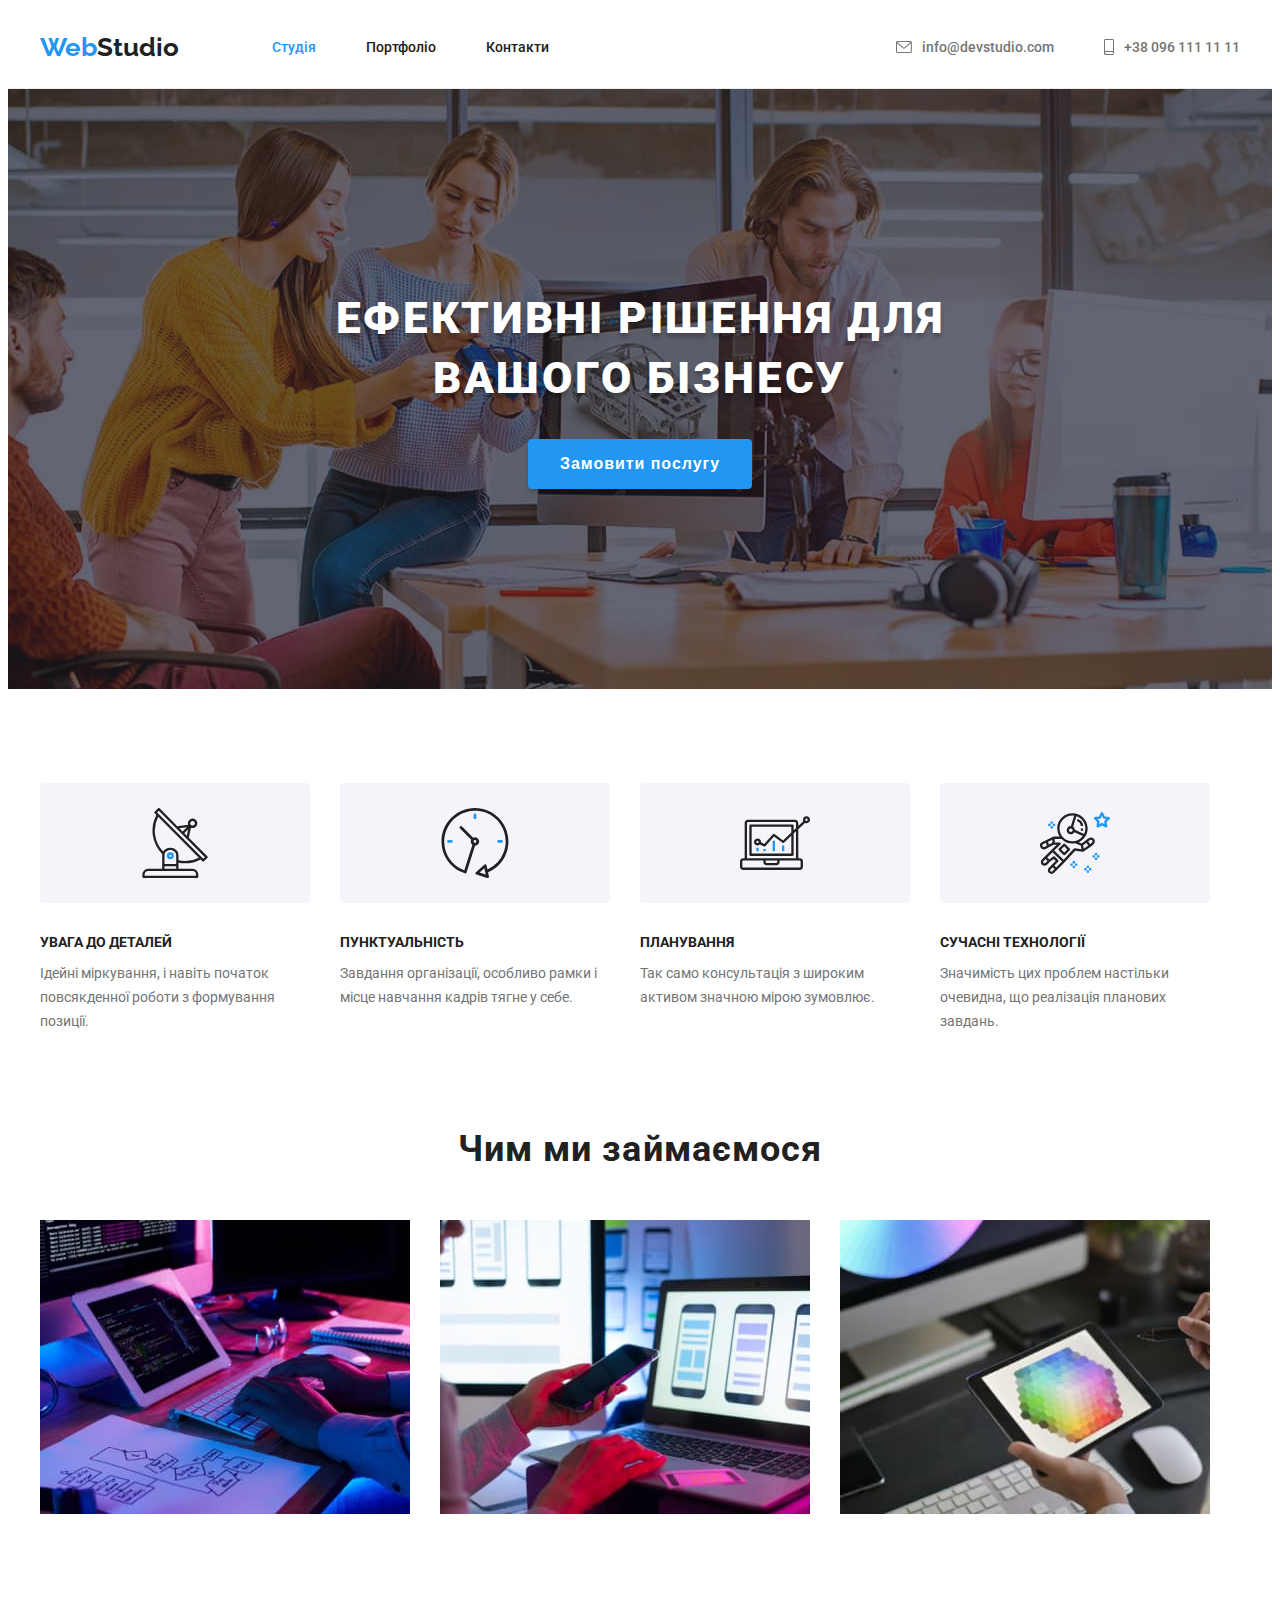
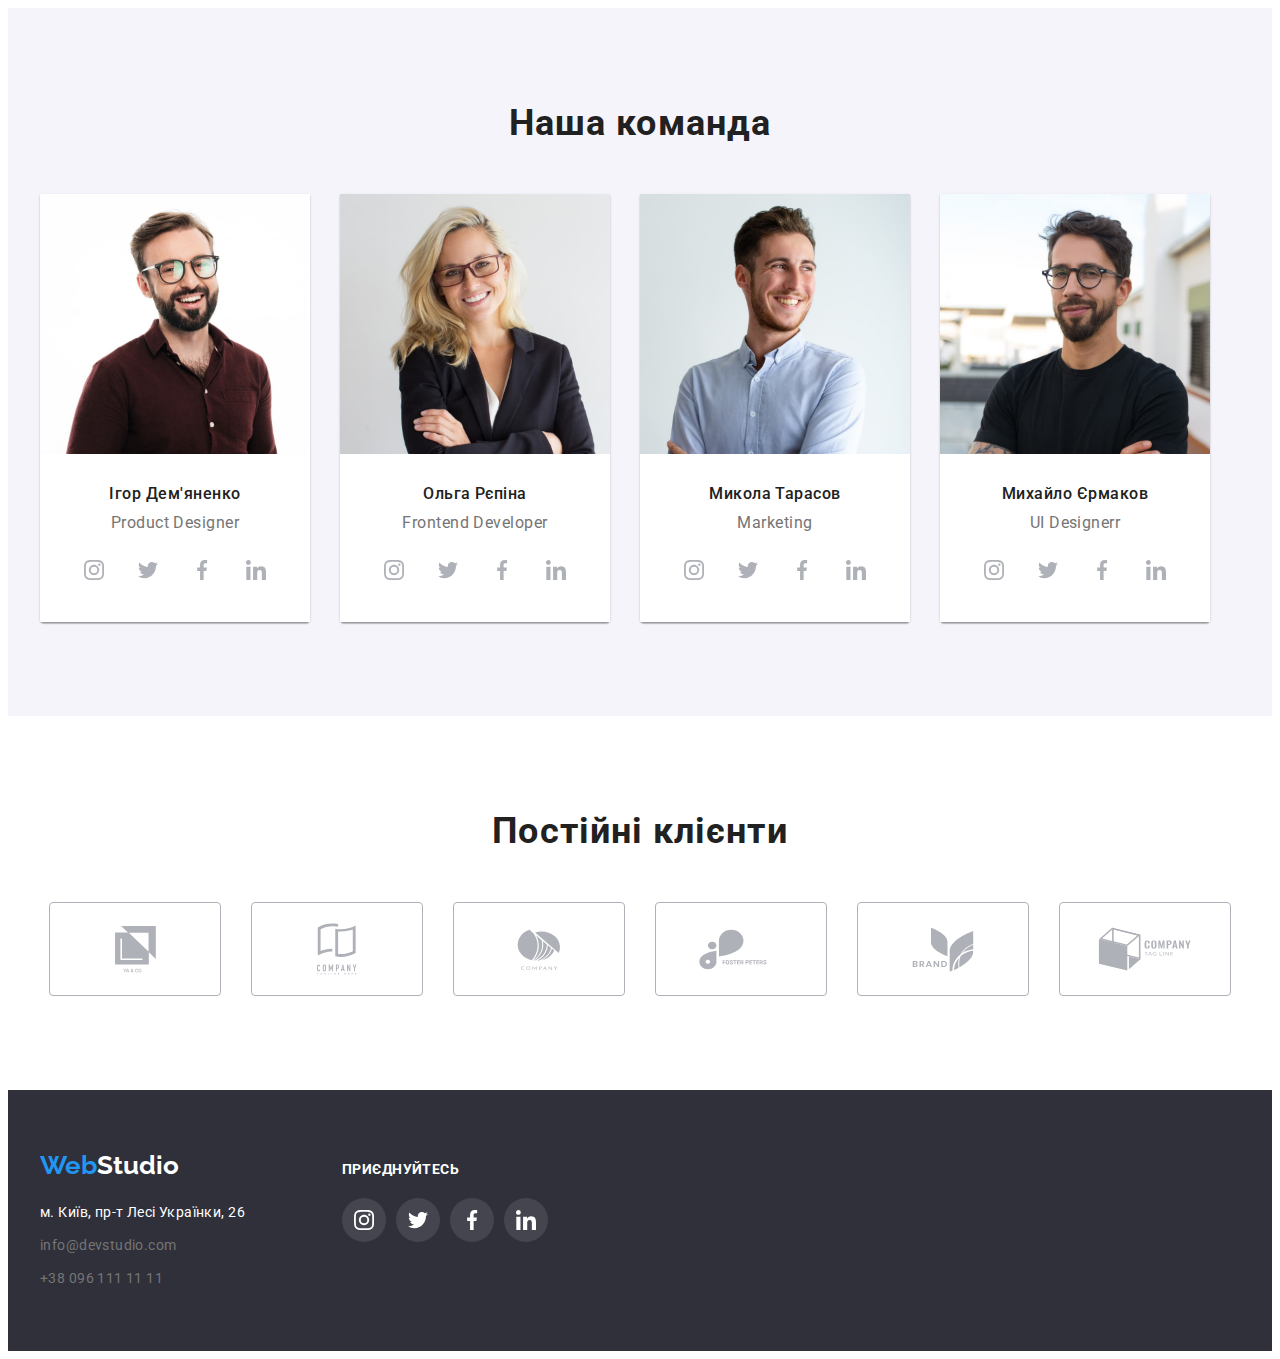
<file: index.html>
<!DOCTYPE html>
<html lang="uk">
  <head>
    <meta charset="UTF-8" />
    <meta http-equiv="X-UA-Compatible" content="IE=edge" />
    <meta name="viewport" content="width=device-width, initial-scale=1.0" />
    <title>Студія</title>
    <link
      href="https://fonts.googleapis.com/css2?family=Raleway:wght@700&family=Roboto:wght@400;500;700;900&display=swap"
      rel="stylesheet"
    />
    <link
      rel="stylesheet"
      href="https://cdnjs.cloudflare.com/ajax/libs/modern-normalize/1.1.0/modern-normalize.min.css"
      integrity="sha512-wpPYUAdjBVSE4KJnH1VR1HeZfpl1ub8YT/NKx4PuQ5NmX2tKuGu6U/JRp5y+Y8XG2tV+wKQpNHVUX03MfMFn9Q=="
      crossorigin="anonymous"
      referrerpolicy="no-referrer"
    />
    <link rel="stylesheet" href="css/style.css" />
  </head>
  <body>
    <header class="page-header">
      <div class="container">
        <div class="wrapper">
          <nav class="page-nav">
            <a href="#" class="logo"><span class="brand-color">Web</span>Studio</a>
            <ul class="list site-nav">
              <li class="item"><a href="index.html" class="link active">Студія</a></li>
              <li class="item"><a href="portfolio.html" class="link">Портфоліо</a></li>
              <li class="item"><a href="#" class="link">Контакти</a></li>
            </ul>
          </nav>
          <ul class="list contacts-nav">
            <li class="item">
              <a href="mailto:info@devstudio.com" class="link"
                ><svg class="link-icon" width="16" height="12">
                  <use href="./images/icons.svg#envelope"></use></svg
                >info@devstudio.com</a
              >
            </li>
            <li class="item">
              <a href="tel:+380961111111" class="link"
                ><svg class="link-icon" width="10" height="16">
                  <use href="images/icons.svg#smartphone"></use></svg
                >+38 096 111 11 11</a
              >
            </li>
          </ul>
        </div>
      </div>
    </header>
    <main>
      <section class="main">
        <div class="container">
          <h1 class="title">Ефективні рішення для вашого бізнесу</h1>
          <button type="button" class="main-btn">Замовити послугу</button>
        </div>
      </section>
      <section class="section feature">
        <div class="container">
          <h2 class="title hide">Наші сильні сторони</h2>
          <ul class="list">
            <li class="item">
              <div class="wrapper">
                <svg class="link-icon" width="70" height="70">
                  <use href="images/icons.svg#antenna"></use>
                </svg>
              </div>
              <h3 class="subtitle">УВАГА ДО ДЕТАЛЕЙ</h3>
              <p class="descr">
                Ідейні міркування, і навіть початок повсякденної роботи з формування позиції.
              </p>
            </li>
            <li class="item">
              <div class="wrapper">
                <svg class="link-icon" width="70" height="70">
                  <use href="images/icons.svg#clock"></use>
                </svg>
              </div>
              <h3 class="subtitle">ПУНКТУАЛЬНІСТЬ</h3>
              <p class="descr">
                Завдання організації, особливо рамки і місце навчання кадрів тягне у себе.
              </p>
            </li>
            <li class="item">
              <div class="wrapper">
                <svg class="link-icon" width="70" height="70">
                  <use href="images/icons.svg#diagram"></use>
                </svg>
              </div>
              <h3 class="subtitle">ПЛАНУВАННЯ</h3>
              <p class="descr">Так само консультація з широким активом значною мірою зумовлює.</p>
            </li>
            <li class="item">
              <div class="wrapper">
                <svg class="link-icon" width="70" height="70">
                  <use href="images/icons.svg#astronaut"></use>
                </svg>
              </div>
              <h3 class="subtitle">СУЧАСНІ ТЕХНОЛОГІЇ</h3>
              <p class="descr">
                Значимість цих проблем настільки очевидна, що реалізація планових завдань.
              </p>
            </li>
          </ul>
        </div>
      </section>
      <section class="section working">
        <div class="container">
          <h2 class="title">Чим ми займаємося</h2>
          <ul class="list">
            <li class="item">
              <img src="images/programming.jpg" alt="programming" width="370" height="294" />
            </li>
            <li class="item">
              <img
                src="images/application_development.jpg"
                alt="application development"
                width="370"
                height="294"
              />
            </li>
            <li class="item">
              <img src="images/design.jpg" alt="design creation" width="370" height="294" />
            </li>
          </ul>
        </div>
      </section>
      <section class="section team">
        <div class="container">
          <h2 class="title">Наша команда</h2>
          <ul class="list">
            <li class="item">
              <img
                src="images/product_designer.jpg"
                alt="Product Designer"
                width="270"
                height="260"
              />
              <div class="wrapper">
                <h3 class="subtitle">Ігор Дем'яненко</h3>
                <p class="descr">Product Designer</p>
                <ul class="list social">
                  <li class="social-item">
                    <a href="#" class="link"
                      ><svg class="link-icon" width="20" height="20">
                        <use href="images/icons.svg#instagram"></use></svg
                    ></a>
                  </li>
                  <li class="social-item">
                    <a href="#" class="link"
                      ><svg class="link-icon" width="20" height="20">
                        <use href="images/icons.svg#twitter"></use></svg
                    ></a>
                  </li>
                  <li class="social-item">
                    <a href="#" class="link"
                      ><svg class="link-icon" width="20" height="20">
                        <use href="images/icons.svg#facebook"></use></svg
                    ></a>
                  </li>
                  <li class="social-item">
                    <a href="#" class="link"
                      ><svg class="link-icon" width="20" height="20">
                        <use href="images/icons.svg#linkedin"></use></svg
                    ></a>
                  </li>
                </ul>
              </div>
            </li>
            <li class="item">
              <img
                src="images/frontend_developer.jpg"
                alt="Frontend Developer"
                width="270"
                height="260"
              />
              <div class="wrapper">
                <h3 class="subtitle">Ольга Рєпіна</h3>
                <p class="descr">Frontend Developer</p>
                <ul class="list social">
                  <li class="social-item">
                    <a href="#" class="link"
                      ><svg class="link-icon" width="20" height="20">
                        <use href="images/icons.svg#instagram"></use></svg
                    ></a>
                  </li>
                  <li class="social-item">
                    <a href="#" class="link"
                      ><svg class="link-icon" width="20" height="20">
                        <use href="images/icons.svg#twitter"></use></svg
                    ></a>
                  </li>
                  <li class="social-item">
                    <a href="#" class="link"
                      ><svg class="link-icon" width="20" height="20">
                        <use href="images/icons.svg#facebook"></use></svg
                    ></a>
                  </li>
                  <li class="social-item">
                    <a href="#" class="link"
                      ><svg class="link-icon" width="20" height="20">
                        <use href="images/icons.svg#linkedin"></use></svg
                    ></a>
                  </li>
                </ul>
              </div>
            </li>
            <li class="item">
              <img src="images/marketing.jpg" alt="Marketing" width="270" height="260" />
              <div class="wrapper">
                <h3 class="subtitle">Микола Тарасов</h3>
                <p class="descr">Marketing</p>
                <ul class="list social">
                  <li class="social-item">
                    <a href="#" class="link"
                      ><svg class="link-icon" width="20" height="20">
                        <use href="images/icons.svg#instagram"></use></svg
                    ></a>
                  </li>
                  <li class="social-item">
                    <a href="#" class="link"
                      ><svg class="link-icon" width="20" height="20">
                        <use href="images/icons.svg#twitter"></use></svg
                    ></a>
                  </li>
                  <li class="social-item">
                    <a href="#" class="link"
                      ><svg class="link-icon" width="20" height="20">
                        <use href="images/icons.svg#facebook"></use></svg
                    ></a>
                  </li>
                  <li class="social-item">
                    <a href="#" class="link"
                      ><svg class="link-icon" width="20" height="20">
                        <use href="images/icons.svg#linkedin"></use></svg
                    ></a>
                  </li>
                </ul>
              </div>
            </li>
            <li class="item">
              <img src="images/ui_designer.jpg" alt="UI Designerr" width="270" height="260" />
              <div class="wrapper">
                <h3 class="subtitle">Михайло Єрмаков</h3>
                <p class="descr">UI Designerr</p>
                <ul class="list social">
                  <li class="social-item">
                    <a href="#" class="link"
                      ><svg class="link-icon" width="20" height="20">
                        <use href="images/icons.svg#instagram"></use></svg
                    ></a>
                  </li>
                  <li class="social-item">
                    <a href="#" class="link"
                      ><svg class="link-icon" width="20" height="20">
                        <use href="images/icons.svg#twitter"></use></svg
                    ></a>
                  </li>
                  <li class="social-item">
                    <a href="#" class="link"
                      ><svg class="link-icon" width="20" height="20">
                        <use href="images/icons.svg#facebook"></use></svg
                    ></a>
                  </li>
                  <li class="social-item">
                    <a href="#" class="link"
                      ><svg class="link-icon" width="20" height="20">
                        <use href="images/icons.svg#linkedin"></use></svg
                    ></a>
                  </li>
                </ul>
              </div>
            </li>
          </ul>
        </div>
      </section>
      <section class="section clients">
        <div class="container">
          <h2 class="title">Постійні клієнти</h2>
          <ul class="list">
            <li class="item">
              <a href="#" class="link"
                ><svg class="link-icon" width="41" height="46.7">
                  <use href="images/icons.svg#group1"></use></svg
              ></a>
            </li>
            <li class="item">
              <a href="#" class="link"
                ><svg class="link-icon" width="40" height="52">
                  <use href="images/icons.svg#group2"></use></svg
              ></a>
            </li>
            <li class="item">
              <a href="#" class="link"
                ><svg class="link-icon" width="43.46" height="41.18">
                  <use href="images/icons.svg#group3"></use></svg
              ></a>
            </li>
            <li class="item">
              <a href="#" class="link"
                ><svg class="link-icon" width="84px" height="41px">
                  <use href="images/icons.svg#group4"></use></svg
              ></a>
            </li>
            <li class="item">
              <a href="#" class="link"
                ><svg class="link-icon" width="62.54" height="45.43">
                  <use href="images/icons.svg#group5"></use></svg
              ></a>
            </li>
            <li class="item">
              <a href="#" class="link"
                ><svg class="link-icon" width="93.79" height="43.93">
                  <use href="images/icons.svg#group6"></use></svg
              ></a>
            </li>
          </ul>
        </div>
      </section>
    </main>
    <footer class="site-footer">
      <div class="container">
        <div class="wrapper">
          <div>
            <a href="#" class="logo"><span class="brand-color">Web</span>Studio</a>
            <address class="adress-info">
              <ul class="list contacts-footer">
                <li class="item">
                  <a href="#" class="link adress">м. Київ, пр-т Лесі Українки, 26</a>
                </li>
                <li class="item">
                  <a href="mailto:info@devstudio.com" class="link">info@devstudio.com</a>
                </li>
                <li class="item"><a href="tel:+380961111111" class="link">+38 096 111 11 11</a></li>
              </ul>
            </address>
          </div>
          <div class="social">
            <p class="descr">приєднуйтесь</p>
            <ul class="list social-list">
              <li class="social-item">
                <a href="#" class="social-link"
                  ><svg class="link-icon" width="20" height="20">
                    <use href="images/icons.svg#instagram"></use></svg
                ></a>
              </li>
              <li class="social-item">
                <a href="#" class="social-link"
                  ><svg class="link-icon" width="20" height="20">
                    <use href="images/icons.svg#twitter"></use></svg
                ></a>
              </li>
              <li class="social-item">
                <a href="#" class="social-link"
                  ><svg class="link-icon" width="20" height="20">
                    <use href="images/icons.svg#facebook"></use></svg
                ></a>
              </li>
              <li class="social-item">
                <a href="#" class="social-link"
                  ><svg class="link-icon" width="20" height="20">
                    <use href="images/icons.svg#linkedin"></use></svg
                ></a>
              </li>
            </ul>
          </div>
        </div>
      </div>
    </footer>
  </body>
</html>
</file>
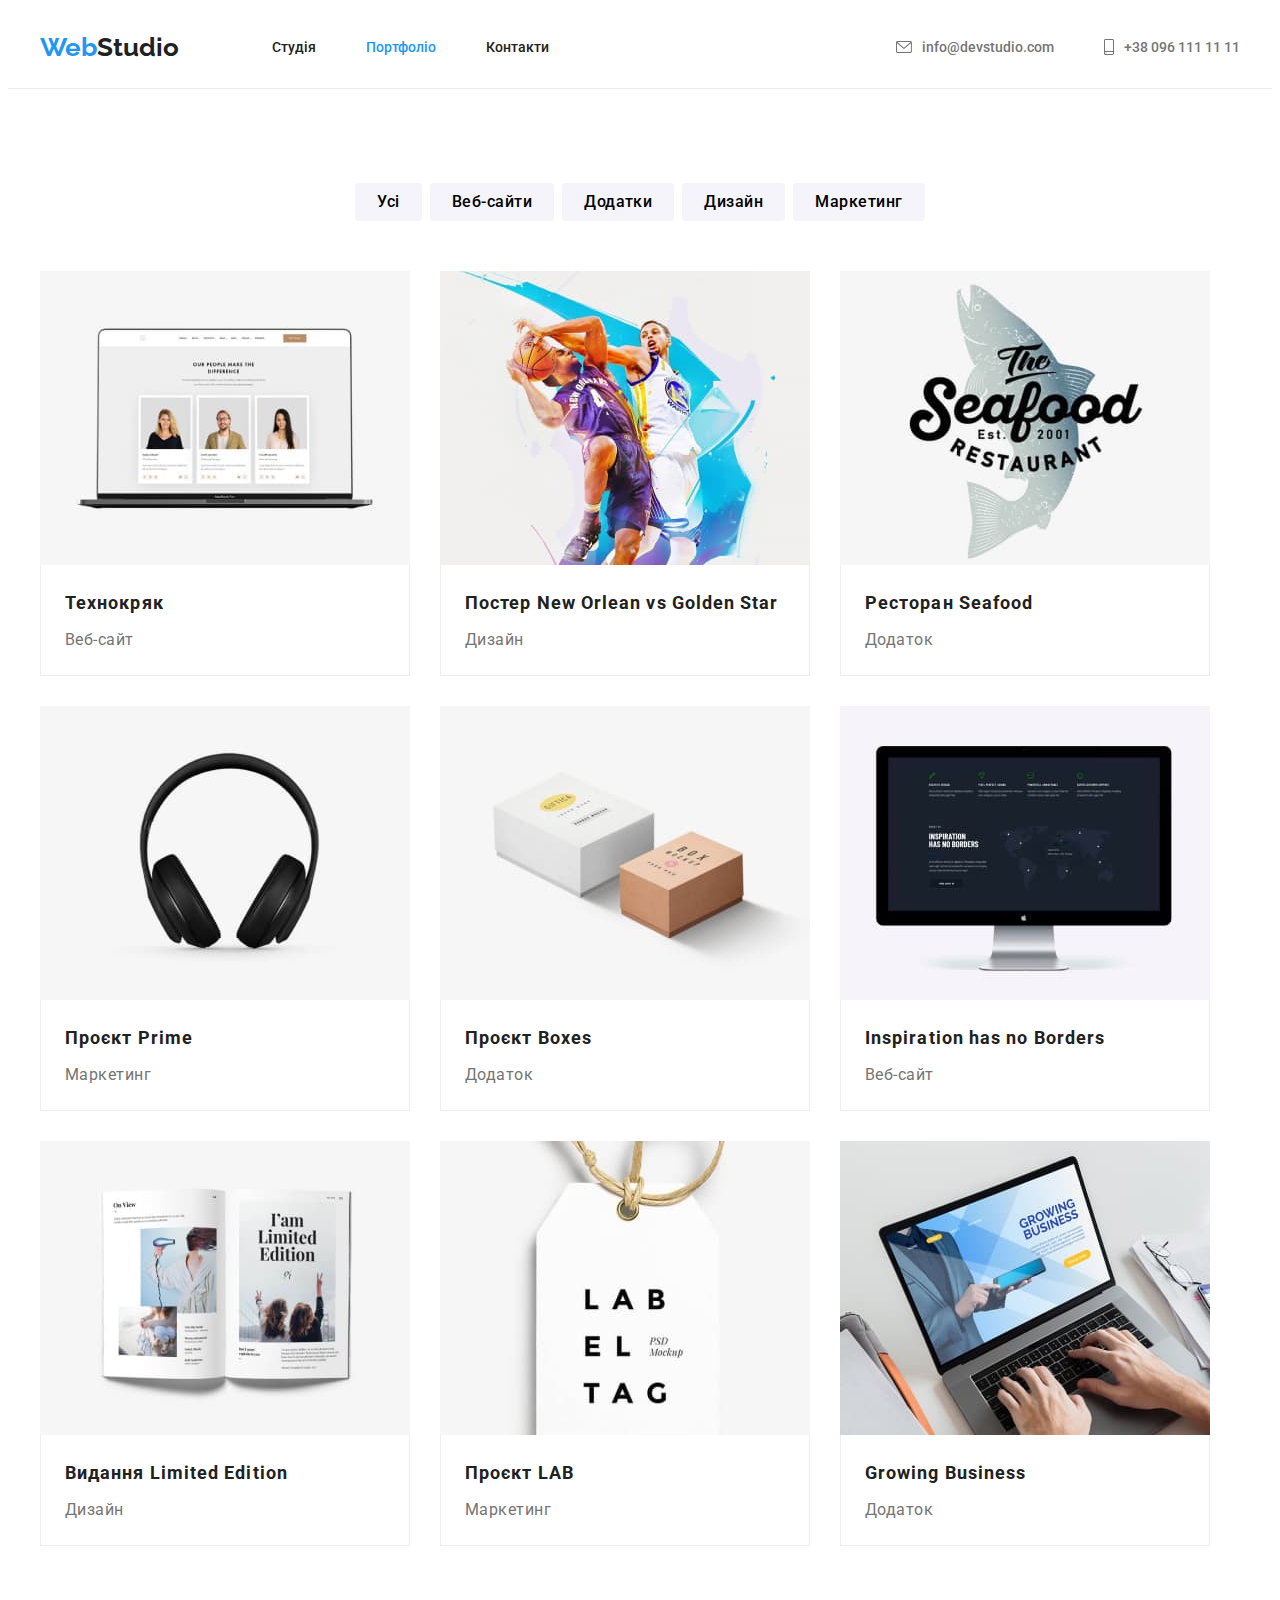
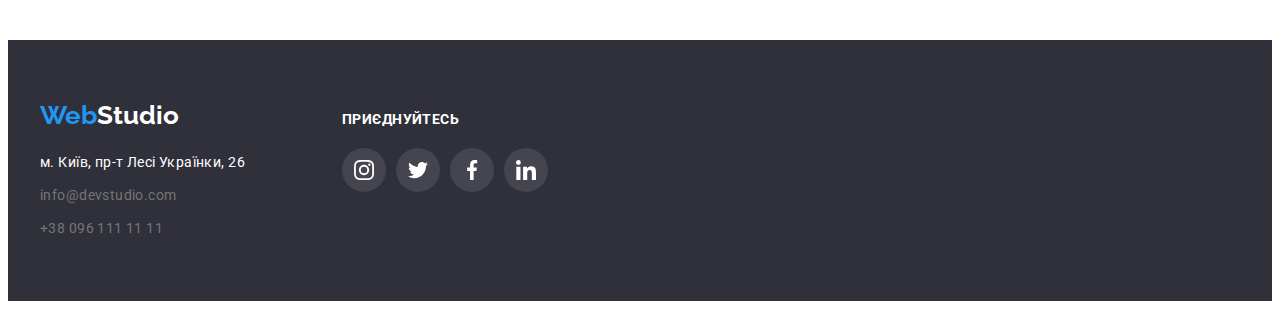
<file: portfolio.html>
<!DOCTYPE html>
<html lang="uk">
  <head>
    <meta charset="UTF-8" />
    <meta http-equiv="X-UA-Compatible" content="IE=edge" />
    <meta name="viewport" content="width=device-width, initial-scale=1.0" />
    <title>Портфоліо</title>
    <link
      href="https://fonts.googleapis.com/css2?family=Raleway:wght@700&family=Roboto:wght@400;500;700;900&display=swap"
      rel="stylesheet"
    />
    <link
      rel="stylesheet"
      href="https://cdnjs.cloudflare.com/ajax/libs/modern-normalize/1.1.0/modern-normalize.min.css"
      integrity="sha512-wpPYUAdjBVSE4KJnH1VR1HeZfpl1ub8YT/NKx4PuQ5NmX2tKuGu6U/JRp5y+Y8XG2tV+wKQpNHVUX03MfMFn9Q=="
      crossorigin="anonymous"
      referrerpolicy="no-referrer"
    />
    <link rel="stylesheet" href="css/style.css" />
  </head>
  <body>
    <header class="page-header">
      <div class="container">
        <div class="wrapper">
          <nav class="page-nav">
            <a href="#" class="logo"><span class="brand-color">Web</span>Studio</a>
            <ul class="list site-nav">
              <li class="item"><a href="index.html" class="link">Студія</a></li>
              <li class="item"><a href="portfolio.html" class="link active">Портфоліо</a></li>
              <li class="item"><a href="#" class="link">Контакти</a></li>
            </ul>
          </nav>
          <ul class="list contacts-nav">
            <li class="item">
              <a href="mailto:info@devstudio.com" class="link"
                ><svg class="link-icon" width="16" height="12">
                  <use href="./images/icons.svg#envelope"></use></svg
                >info@devstudio.com</a
              >
            </li>
            <li class="item">
              <a href="tel:+380961111111" class="link"
                ><svg class="link-icon" width="10" height="16">
                  <use href="images/icons.svg#smartphone"></use></svg
                >+38 096 111 11 11</a
              >
            </li>
          </ul>
        </div>
      </div>
    </header>
    <main>
      <section class="section portfolio">
        <div class="container">
          <h1 class="hide">Портфоліо</h1>
          <ul class="list buttons">
            <li><button type="button" class="btn">Усі</button></li>
            <li><button type="button" class="btn">Веб-сайти</button></li>
            <li><button type="button" class="btn">Додатки</button></li>
            <li><button type="button" class="btn">Дизайн</button></li>
            <li><button type="button" class="btn">Маркетинг</button></li>
          </ul>
          <ul class="list projects">
            <li class="item">
              <a href="#" class="link"
                ><img src="images/website.jpg" alt="laptop with website" width="370" height="294" />
                <div class="wrapper">
                  <h2 class="title">Технокряк</h2>
                  <p class="descr">Веб-сайт</p>
                </div></a
              >
            </li>
            <li class="item">
              <a href="#" class="link"
                ><img
                  src="images/poster.jpg"
                  alt="poster New Orlean vs Golden Star"
                  width="370"
                  height="294"
                />
                <div class="wrapper">
                  <h2 class="title">Постер New Orlean vs Golden Star</h2>
                  <p class="descr">Дизайн</p>
                </div></a
              >
            </li>
            <li class="item">
              <a href="#" class="link"
                ><img
                  src="images/restaurant_seafood.jpg"
                  alt="restaurant Seafood"
                  width="370"
                  height="294"
                />
                <div class="wrapper">
                  <h2 class="title">Ресторан Seafood</h2>
                  <p class="descr">Додаток</p>
                </div></a
              >
            </li>
            <li class="item">
              <a href="#" class="link"
                ><img src="images/project_prime.jpg" alt="project Prime" width="370" height="294" />
                <div class="wrapper">
                  <h2 class="title">Проєкт Prime</h2>
                  <p class="descr">Маркетинг</p>
                </div></a
              >
            </li>
            <li class="item">
              <a href="#" class="link"
                ><img src="images/project_boxes.jpg" alt="project Boxes" width="370" height="294" />
                <div class="wrapper">
                  <h2 class="title">Проєкт Boxes</h2>
                  <p class="descr">Додаток</p>
                </div></a
              >
            </li>
            <li class="item">
              <a href="#" class="link"
                ><img
                  src="images/website_inspiration.jpg"
                  alt="website Inspiration has no Borders"
                  width="370"
                  height="294"
                />
                <div class="wrapper">
                  <h2 class="title">Inspiration has no Borders</h2>
                  <p class="descr">Веб-сайт</p>
                </div></a
              >
            </li>
            <li class="item">
              <a href="#" class="link"
                ><img
                  src="images/edition.jpg"
                  alt="edition Limited Edition"
                  width="370"
                  height="294"
                />
                <div class="wrapper">
                  <h2 class="title">Видання Limited Edition</h2>
                  <p class="descr">Дизайн</p>
                </div></a
              >
            </li>
            <li class="item">
              <a href="#" class="link"
                ><img src="images/project_lab.jpg" alt="project LAB" width="370" height="294" />
                <div class="wrapper">
                  <h2 class="title">Проєкт LAB</h2>
                  <p class="descr">Маркетинг</p>
                </div></a
              >
            </li>
            <li class="item">
              <a href="#" class="link"
                ><img
                  src="images/growing_business.jpg"
                  alt="application Growing Business"
                  width="370"
                  height="294"
                />
                <div class="wrapper">
                  <h2 class="title">Growing Business</h2>
                  <p class="descr">Додаток</p>
                </div></a
              >
            </li>
          </ul>
        </div>
      </section>
    </main>
    <footer class="site-footer">
      <div class="container">
        <div class="wrapper">
          <div>
            <a href="#" class="logo"><span class="brand-color">Web</span>Studio</a>
            <address class="adress-info">
              <ul class="list contacts-footer">
                <li class="item">
                  <a href="#" class="link adress">м. Київ, пр-т Лесі Українки, 26</a>
                </li>
                <li class="item">
                  <a href="mailto:info@devstudio.com" class="link">info@devstudio.com</a>
                </li>
                <li class="item"><a href="tel:+380961111111" class="link">+38 096 111 11 11</a></li>
              </ul>
            </address>
          </div>
          <div class="social">
            <p class="descr">приєднуйтесь</p>
            <ul class="list social-list">
              <li class="social-item">
                <a href="#" class="social-link"
                  ><svg class="link-icon" width="20" height="20">
                    <use href="images/icons.svg#instagram"></use></svg
                ></a>
              </li>
              <li class="social-item">
                <a href="#" class="social-link"
                  ><svg class="link-icon" width="20" height="20">
                    <use href="images/icons.svg#twitter"></use></svg
                ></a>
              </li>
              <li class="social-item">
                <a href="#" class="social-link"
                  ><svg class="link-icon" width="20" height="20">
                    <use href="images/icons.svg#facebook"></use></svg
                ></a>
              </li>
              <li class="social-item">
                <a href="#" class="social-link"
                  ><svg class="link-icon" width="20" height="20">
                    <use href="images/icons.svg#linkedin"></use></svg
                ></a>
              </li>
            </ul>
          </div>
        </div>
      </div>
    </footer>
  </body>
</html>
</file>
<file: css/style.css>
:root {
    --brand-color: #2196F3;
    --main-color: #212121;
    --light-main-color: #757575;
    --white-color: #FFFFFF;
    --dark-bg-color: #2F303A;
    --light-bg-color: #F5F4FA;
    --icons-color: #AFB1B8
}
body {
    font-family: 'Roboto', 'Verdana', sans-serif;
    color: var(--main-color);
}
h1, h2, h3, p {
    margin: 0;
}

img {
    display: block;
    max-width: 100%;
    height: auto
}
.container {
    margin-left: auto;
    margin-right: auto;
    width: 1200px;
    padding-left: 15px;
    padding-right: 15px;
}

.section {
    padding-top: 94px;
    padding-bottom: 94px;
}
.page-header{
    padding-top: 24px;
    padding-bottom: 25px;
    border-bottom: 1px solid #ECECEC;
}

.page-header .wrapper{
    display: flex;
    align-items: center;
}

.page-header .page-nav {
    display: flex;
    align-items: center;
}

.list {
    list-style: none;
    padding: 0;
    margin: 0;
}
.list .link {
    text-decoration: none;
}

.logo {
    margin-right: 93px;
    font-family: 'Raleway', sans-serif;
    font-weight: 700;
    font-size: 26px;
    line-height: 1.19;
    text-decoration: none;
    color: var(--main-color);   
}
.logo .brand-color {
    color: var(--brand-color);
}

.site-nav, .contacts-nav {
    display: flex;
}

.site-nav .item:not(:last-child) {
    margin-right: 50px;
}

.contacts-nav .item:not(:last-child) {
    margin-right: 50px;
}

.site-nav .link {
    font-weight: 500;
    font-size: 14px;
    line-height: 1.4;
    color: var(--main-color);
}

.contacts-nav {
    margin-left: auto;
}

.contacts-nav .link-icon {
    margin-right: 10px;
}

.contacts-nav .link {
    display: flex;
    align-items: center;
    font-weight: 500;
    font-size: 14px;
    line-height: 1.4;
    color: var(--light-main-color);
    fill: var(--light-main-color);
}

.site-nav .active {
    color: var(--brand-color);
}

.site-nav .link:hover,
.site-nav .link:focus {
    color: var(--brand-color);
}

.contacts-nav .link:hover,
.contacts-nav .link:focus {
    color: var(--brand-color);
    fill: var(--brand-color);
}


.main {
    max-width: 1600px;
    max-height: 600px;
    margin-left: auto;
    margin-right: auto;
    padding-top: 200px;
    padding-bottom: 200px;

    background: var(--dark-bg-color);
    background-image: linear-gradient(to top, rgba(47, 48, 58, 0.4), rgba(47, 48, 58, 0.4)), url(../images/main_bg.jpg);
    background-repeat: no-repeat;
    background-position: center;
    background-size: cover;
}
.main .title {
    width: 696px;
    margin: 0 auto;
    margin-bottom: 30px;
    
    text-shadow: 0px 4px 4px rgba(0, 0, 0, 0.25);
    font-weight: 900;
    font-size: 44px;
    line-height: 1.36;
    text-align: center;
    letter-spacing: 0.06em;
    text-transform: uppercase;
    color: var(--white-color);
}
.main-btn {
    display: block;
    margin-left: auto;
    margin-right: auto;
    padding: 10px 32px;

    cursor: pointer;
    background-color: var(--brand-color);
    box-shadow: 0px 4px 4px rgba(0, 0, 0, 0.15);
    border-radius: 4px;
    border: none;
    text-align: center;
    letter-spacing: 0.06em;

    font-weight: 700;
    font-size: 16px;
    line-height: 1.88;
    color: var(--white-color);
}

.hide {
    display: none;
}

.feature .list {
    display: flex;
    gap: 30px;
}

.feature .item {
    width: 270px;
}

.feature .wrapper {
    width: 270px;
    height: 120px;
    display: flex;
    justify-content: center;
    align-items: center;
    background-color: var(--light-bg-color);
    border-radius: 4px;
    margin-bottom: 30px;
}

.feature .subtitle {
    margin-bottom: 10px;

    font-weight: 700;
    font-size: 14px;
    line-height: 1.4;
}

.feature .descr {
    font-size: 14px;
    line-height: 1.71;
    color: var(--light-main-color);
}

.working {
    padding-top: 0;
}

.working .title, .team .title, .clients .title {
    margin-bottom: 50px;
    font-weight: 700;
    font-size: 36px;
    line-height: 1.17;
    text-align: center;
    letter-spacing: 0.03em;
}

.working .list {
    display: flex;
    gap: 30px;
}

.team {
    background-color: var(--light-bg-color)
}

.team .list {
    display: flex;
    gap: 30px;
}

.team .item {
    width: 270px;
    box-shadow: 0px 1px 3px rgba(0, 0, 0, 0.12), 0px 1px 1px rgba(0, 0, 0, 0.14), 0px 2px 1px rgba(0, 0, 0, 0.2);
    border-radius: 0px 0px 4px 4px;
}

.team .wrapper {
    padding-top: 30px;
    padding-bottom: 30px;
    background-color: var(--white-color);
}

.team .subtitle {
    margin-bottom: 10px;

    font-weight: 500;
    font-size: 16px;
    line-height: 1.19;
    text-align: center;
    letter-spacing: 0.03em;
}

.team .descr {
    font-size: 16px;
    line-height: 19px;
    text-align: center;
    letter-spacing: 0.03em;
    color: var(--light-main-color);
    margin-bottom: 16px;
}

.team .social {
    display: flex;
    justify-content: center;
    align-items: center;
    gap: 10px;
}

.team .social-item {
    display: flex;
    justify-content: center;
    align-items: center;
    width: 44px;
    height: 44px;
}

.team .link {
    display: flex;
    justify-content: center;
    align-items: center;
    width: 100%;
    height: 100%;
    fill: var(--icons-color);
    border-radius: 50%;
    background-color: var(--white-color);
}

.clients .list {
    display: flex;
    gap: 30px;
    justify-content: center;
}

.team .link:hover, .team .link:focus {
    fill: var(--white-color);
    background-color: var(--brand-color)
}

.clients .item {
    display: flex;
    justify-content: center;
    align-items: center;
    width: 170px;
    height: 92px;
    border: 1px solid #AFB1B8;
    border-radius: 4px;
}

.clients .link {
    display: flex;
    justify-content: center;
    align-items: center;
    width: 100%;
    height: 100%;
    fill: #AFB1B8;
}

.clients .link:hover, .clients .link:focus {
    fill: var(--brand-color);
}

.clients .item:hover, .clients .item:focus {
    border: 1px solid var(--brand-color);
}

.site-footer {
    padding-bottom: 60px;
    padding-top: 60px;
    background-color: var(--dark-bg-color);
}
.site-footer .logo {
    display: block;
    margin-bottom: 20px;

    color: var(--white-color);
}
.adress-info {
    font-style: normal;
}

.contacts-footer .item:not(:last-child) {
    margin-bottom: 9px;
}

.contacts-footer .link {
    font-weight: 400;
    font-size: 14px;
    line-height: 1.71;
    letter-spacing: 0.03em;
    color: var(--light-main-color)
}

.contacts-footer .adress {
    color: var(--white-color);
}

.contacts-footer .link:hover,
.contacts-footer .link:focus {
    color: var(--brand-color);
}

.site-footer .wrapper {
    display: flex;
}

.site-footer .wrapper {
    display: flex;
    gap: 70px;
    align-items: baseline;
}

.site-footer .social-list {
    display: flex;
    gap: 10px;
}

.site-footer .social-item {
    display: flex;
    justify-content: center;
    align-items: center;
    width: 44px;
    height: 44px;
    background-color:rgba(255, 255, 255, 0.1);
    border-radius: 50%;
}

.site-footer .social-link {
    display: flex;
    justify-content: center;
    align-items: center;
    width: 100%;
    height: 100%;
    fill: var(--white-color)

}

.site-footer .descr {
    font-weight: 700;
    font-size: 14px;
    line-height: 1.14;
    letter-spacing: 0.03em;
    color: var(--white-color);
    text-transform: uppercase;
    margin-bottom: 20px;
}

.site-footer .social-item:hover, .site-footer .social-item:focus {
    background-color:var(--brand-color);
}


.portfolio .buttons {
    display: flex;
    gap: 8px;
    justify-content: center;
    margin-bottom: 50px;
}

.portfolio .projects {
    display: flex;
    flex-wrap: wrap;
    gap: 30px;
}

.portfolio .btn {
    padding: 6px 22px;
    cursor: pointer;
    font-family: 'Roboto', sans-serif;
    background-color: var(--light-bg-color);
    border-radius: 4px;
    border: none;
    font-weight: 500;
    font-size: 16px;
    line-height: 1.63;
    text-align: center;
    letter-spacing: 0.03em;
}

.portfolio .btn:hover,
.portfolio .btn:focus {
    background-color: var(--brand-color);
    color: var(--white-color);
    box-shadow: 0px 3px 1px rgba(0, 0, 0, 0.1), 0px 1px 2px rgba(0, 0, 0, 0.08), 0px 2px 2px rgba(0, 0, 0, 0.12);
    border-radius: 4px;
}

.portfolio .wrapper {
    padding: 20px 24px;
    border: 1px solid #EEEEEE;
    border-top: none;
}

.portfolio .title {
    color: var(--main-color);
    margin-bottom: 4px;
    font-weight: 700;
    font-size: 18px;
    line-height: 2;
    letter-spacing: 0.06em;
}

.portfolio .descr {
    font-size: 16px;
    line-height: 30px;
    letter-spacing: 0.03em;
    color: var(--light-main-color);
}

.portfolio .item:hover, .portfolio .item:focus {
    box-shadow: 0px 1px 1px rgba(0, 0, 0, 0.12), 0px 4px 4px rgba(0, 0, 0, 0.06), 1px 4px 6px rgba(0, 0, 0, 0.16);
}
</file>
